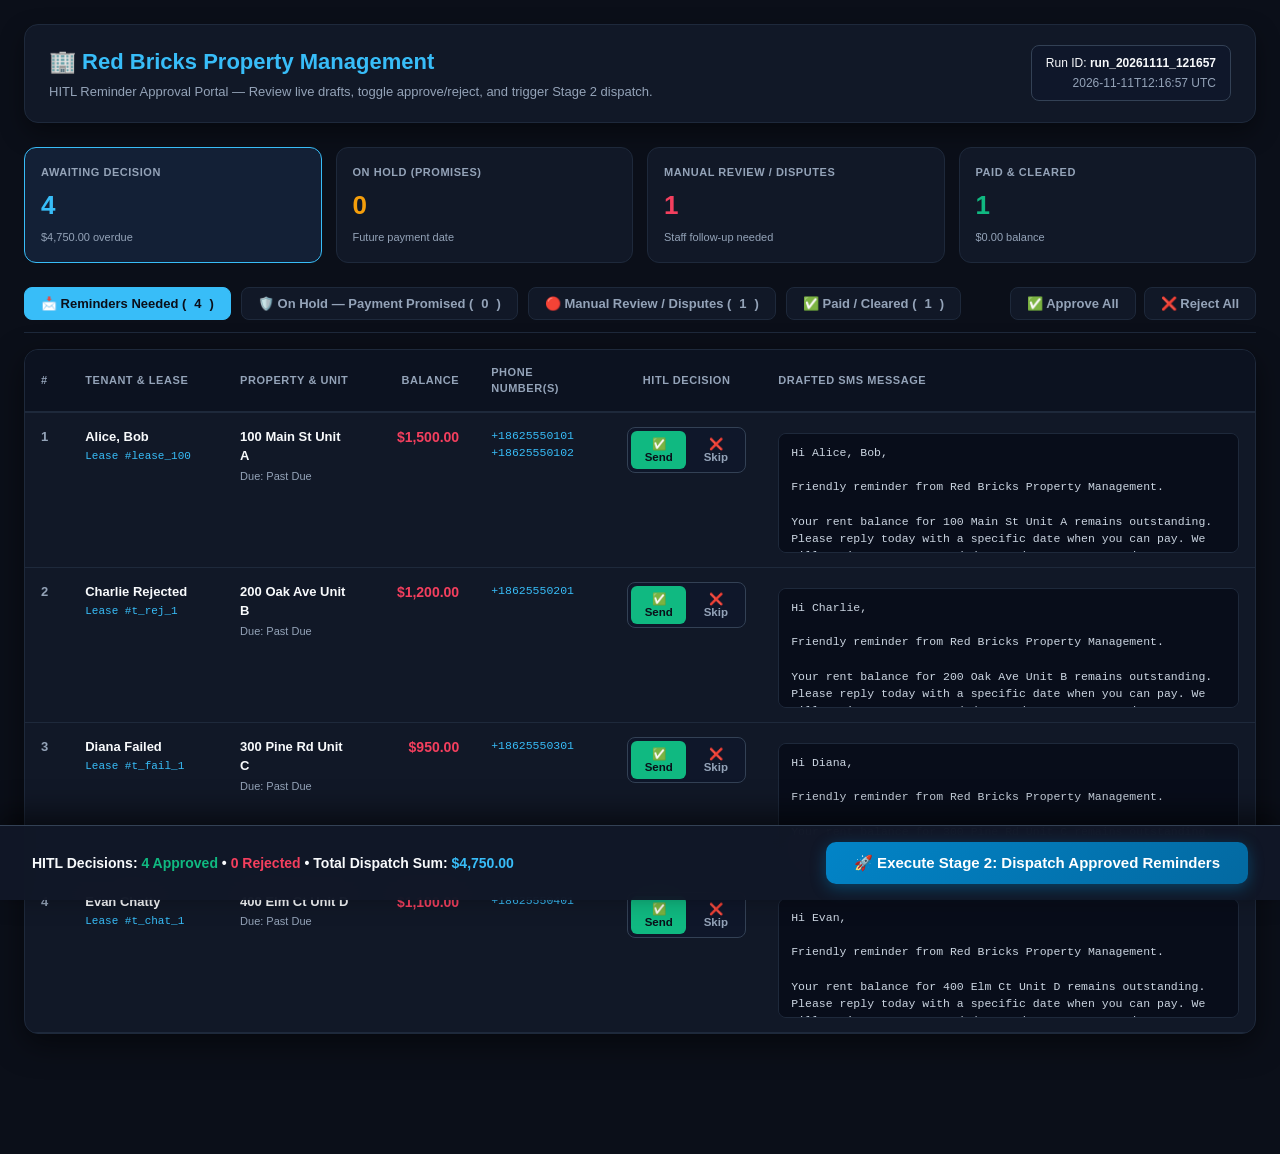
<file: web/hitl.html>
<!DOCTYPE html>
<html lang="en">
<head>
<meta charset="UTF-8">
<meta name="viewport" content="width=device-width, initial-scale=1.0">
<title>Red Bricks PM — HITL Reminder Approval Portal</title>
<style>
  :root {
    --bg-base: #0b0f19;
    --bg-card: #111827;
    --bg-card-hover: #1e293b;
    --border: #1e293b;
    --border-light: #334155;
    --text-primary: #f8fafc;
    --text-muted: #94a3b8;
    --cyan: #38bdf8;
    --emerald: #10b981;
    --emerald-bg: rgba(16, 185, 129, 0.15);
    --rose: #f43f5e;
    --rose-bg: rgba(244, 63, 94, 0.15);
    --amber: #f59e0b;
    --amber-bg: rgba(245, 158, 11, 0.15);
    --purple: #a855f7;
  }
  * { box-sizing: border-box; margin: 0; padding: 0; }
  body {
    font-family: -apple-system, BlinkMacSystemFont, 'Segoe UI', Roboto, Helvetica, Arial, sans-serif;
    background: var(--bg-base);
    color: var(--text-primary);
    padding: 24px;
    padding-bottom: 120px;
    line-height: 1.5;
  }
  .container { max-width: 1400px; margin: 0 auto; }

  /* Header */
  .header {
    display: flex;
    justify-content: space-between;
    align-items: center;
    background: var(--bg-card);
    border: 1px solid var(--border);
    border-radius: 14px;
    padding: 20px 24px;
    margin-bottom: 24px;
    box-shadow: 0 10px 25px rgba(0,0,0,0.4);
  }
  .title-group h1 { font-size: 22px; font-weight: 800; color: var(--cyan); display: flex; align-items: center; gap: 10px; }
  .title-group p { font-size: 13px; color: var(--text-muted); margin-top: 4px; }
  .run-badge {
    background: #0f172a;
    border: 1px solid var(--border-light);
    border-radius: 8px;
    padding: 8px 14px;
    font-size: 12px;
    text-align: right;
  }

  /* KPI Grid */
  .kpi-grid {
    display: grid;
    grid-template-columns: repeat(auto-fit, minmax(190px, 1fr));
    gap: 14px;
    margin-bottom: 24px;
  }
  .kpi-card {
    background: var(--bg-card);
    border: 1px solid var(--border);
    border-radius: 12px;
    padding: 16px;
    cursor: pointer;
    transition: all 0.2s ease;
  }
  .kpi-card:hover { border-color: var(--cyan); transform: translateY(-2px); }
  .kpi-card.active { border-color: var(--cyan); background: #132036; }
  .kpi-lbl { font-size: 11px; text-transform: uppercase; font-weight: 700; letter-spacing: 0.05em; color: var(--text-muted); }
  .kpi-val { font-size: 26px; font-weight: 800; margin-top: 6px; }

  /* Tabs Bar */
  .tabs-bar {
    display: flex;
    gap: 10px;
    margin-bottom: 16px;
    border-bottom: 1px solid var(--border);
    padding-bottom: 12px;
    flex-wrap: wrap;
  }
  .tab-btn {
    background: var(--bg-card);
    border: 1px solid var(--border);
    color: var(--text-muted);
    padding: 8px 16px;
    border-radius: 8px;
    font-size: 13px;
    font-weight: 700;
    cursor: pointer;
    display: inline-flex;
    align-items: center;
    gap: 8px;
    transition: all 0.15s ease;
  }
  .tab-btn:hover { background: var(--bg-card-hover); color: var(--text-primary); }
  .tab-btn.active { background: var(--cyan); color: #0b0f19; border-color: var(--cyan); }

  /* Table styling */
  .table-card {
    background: var(--bg-card);
    border: 1px solid var(--border);
    border-radius: 14px;
    overflow: hidden;
    box-shadow: 0 10px 30px rgba(0,0,0,0.5);
  }
  table { width: 100%; border-collapse: collapse; font-size: 13px; text-align: left; }
  thead { background: #0c1220; border-bottom: 2px solid var(--border); }
  th { padding: 14px 16px; font-weight: 700; color: var(--text-muted); text-transform: uppercase; font-size: 11px; letter-spacing: 0.05em; }
  tbody tr { border-bottom: 1px solid var(--border); transition: background 0.15s ease; }
  tbody tr:hover { background: rgba(30, 41, 59, 0.5); }
  td { padding: 14px 16px; vertical-align: top; }

  /* Status Badges */
  .badge {
    display: inline-flex;
    align-items: center;
    gap: 4px;
    padding: 3px 8px;
    border-radius: 6px;
    font-size: 11px;
    font-weight: 700;
  }
  .badge-danger { background: var(--rose-bg); color: var(--rose); border: 1px solid rgba(244,63,94,0.3); }
  .badge-success { background: var(--emerald-bg); color: var(--emerald); border: 1px solid rgba(16,185,129,0.3); }
  .badge-warning { background: var(--amber-bg); color: var(--amber); border: 1px solid rgba(245,158,11,0.3); }
  .badge-purple { background: rgba(168,85,247,0.15); color: var(--purple); border: 1px solid rgba(168,85,247,0.3); }

  /* Action Switch Buttons */
  .action-group {
    display: inline-flex;
    background: #0f172a;
    border: 1px solid var(--border-light);
    border-radius: 8px;
    padding: 3px;
    gap: 3px;
  }
  .action-toggle {
    padding: 6px 12px;
    border-radius: 6px;
    border: none;
    font-size: 11.5px;
    font-weight: 700;
    cursor: pointer;
    transition: all 0.15s ease;
  }
  .action-toggle.btn-approve { background: transparent; color: var(--text-muted); }
  .action-toggle.btn-approve.selected { background: var(--emerald); color: #0b0f19; }
  .action-toggle.btn-reject { background: transparent; color: var(--text-muted); }
  .action-toggle.btn-reject.selected { background: var(--rose); color: #ffffff; }

  /* SMS Text Preview Card */
  .sms-preview {
    background: #080d1a;
    border: 1px solid var(--border);
    border-radius: 8px;
    padding: 10px 12px;
    font-family: monospace;
    font-size: 11.5px;
    color: #cbd5e1;
    white-space: pre-wrap;
    max-height: 120px;
    overflow-y: auto;
    margin-top: 6px;
  }

  /* Floating Bottom Bar */
  .floating-bar {
    position: fixed;
    bottom: 0;
    left: 0;
    right: 0;
    background: rgba(17, 24, 39, 0.95);
    backdrop-filter: blur(12px);
    border-top: 1px solid var(--border-light);
    padding: 16px 32px;
    display: flex;
    justify-content: space-between;
    align-items: center;
    box-shadow: 0 -10px 30px rgba(0,0,0,0.6);
    z-index: 1000;
  }
  .bar-info { font-size: 14px; font-weight: 600; }
  .bar-info span { color: var(--cyan); }
  .btn-dispatch {
    background: linear-gradient(135deg, #0284c7 0%, #0369a1 100%);
    color: #fff;
    border: none;
    padding: 12px 28px;
    border-radius: 10px;
    font-size: 15px;
    font-weight: 800;
    cursor: pointer;
    display: inline-flex;
    align-items: center;
    gap: 10px;
    box-shadow: 0 4px 15px rgba(2,132,199,0.4);
    transition: all 0.2s ease;
  }
  .btn-dispatch:hover {
    transform: translateY(-2px);
    box-shadow: 0 6px 20px rgba(2,132,199,0.6);
    background: linear-gradient(135deg, #0ea5e9 0%, #0284c7 100%);
  }
</style>
</head>
<body>

<div class="container">
  <!-- Header -->
  <div class="header">
    <div class="title-group">
      <h1>🏢 Red Bricks Property Management</h1>
      <p>HITL Reminder Approval Portal — Review live drafts, toggle approve/reject, and trigger Stage 2 dispatch.</p>
    </div>
    <div class="run-badge">
      <div>Run ID: <strong id="val-run-id">--</strong></div>
      <div style="color:var(--text-muted);margin-top:2px;" id="val-timestamp">--</div>
    </div>
  </div>

  <!-- KPI Grid -->
  <div class="kpi-grid">
    <div class="kpi-card active" onclick="switchTab('reminders')">
      <div class="kpi-lbl">Awaiting Decision</div>
      <div class="kpi-val" style="color:var(--cyan);" id="kpi-reminders">0</div>
      <div style="font-size:11px;color:var(--text-muted);margin-top:4px;" id="kpi-reminders-bal">$0.00 overdue</div>
    </div>
    <div class="kpi-card" onclick="switchTab('promises')">
      <div class="kpi-lbl">On Hold (Promises)</div>
      <div class="kpi-val" style="color:var(--amber);" id="kpi-promises">0</div>
      <div style="font-size:11px;color:var(--text-muted);margin-top:4px;">Future payment date</div>
    </div>
    <div class="kpi-card" onclick="switchTab('manual')">
      <div class="kpi-lbl">Manual Review / Disputes</div>
      <div class="kpi-val" style="color:var(--rose);" id="kpi-manual">0</div>
      <div style="font-size:11px;color:var(--text-muted);margin-top:4px;">Staff follow-up needed</div>
    </div>
    <div class="kpi-card" onclick="switchTab('paid')">
      <div class="kpi-lbl">Paid & Cleared</div>
      <div class="kpi-val" style="color:var(--emerald);" id="kpi-paid">0</div>
      <div style="font-size:11px;color:var(--text-muted);margin-top:4px;">$0.00 balance</div>
    </div>
  </div>

  <!-- Tabs Bar -->
  <div class="tabs-bar">
    <button class="tab-btn active" id="tab-btn-reminders" onclick="switchTab('reminders')">
      📩 Reminders Needed (<span id="cnt-reminders">0</span>)
    </button>
    <button class="tab-btn" id="tab-btn-promises" onclick="switchTab('promises')">
      🛡️ On Hold — Payment Promised (<span id="cnt-promises">0</span>)
    </button>
    <button class="tab-btn" id="tab-btn-manual" onclick="switchTab('manual')">
      🔴 Manual Review / Disputes (<span id="cnt-manual">0</span>)
    </button>
    <button class="tab-btn" id="tab-btn-paid" onclick="switchTab('paid')">
      ✅ Paid / Cleared (<span id="cnt-paid">0</span>)
    </button>
    <div style="margin-left:auto;display:flex;gap:8px;">
      <button class="tab-btn" onclick="bulkApprove(true)">✅ Approve All</button>
      <button class="tab-btn" onclick="bulkApprove(false)">❌ Reject All</button>
    </div>
  </div>

  <!-- Main Table Container -->
  <div class="table-card">
    <table id="main-table">
      <thead>
        <tr id="table-head-row">
          <!-- Dynamically set based on active tab -->
        </tr>
      </thead>
      <tbody id="table-body">
        <!-- Rendered via JS -->
      </tbody>
    </table>
  </div>
</div>

<!-- Floating Action Bar -->
<div class="floating-bar">
  <div class="bar-info">
    HITL Decisions: 
    <span id="summary-approved" style="color:var(--emerald);font-weight:800;">0 Approved</span> &bull; 
    <span id="summary-rejected" style="color:var(--rose);font-weight:800;">0 Rejected</span> &bull; 
    Total Dispatch Sum: <span id="summary-amount">$0.00</span>
  </div>
  <button class="btn-dispatch" onclick="executeStage2()">
    <span>🚀 Execute Stage 2: Dispatch Approved Reminders</span>
  </button>
</div>

<script>
const DATA = {"reminders": [{"decision_id": "hitl_1", "lease_id": "lease_100", "tenant_id": "t_grp_1", "tenant_name": "Alice, Bob", "property_unit": "100 Main St Unit A", "balance": 1500.0, "due_date": "Past Due", "recipients": ["Alice", "Bob"], "recipient_phones": ["+18625550101", "+18625550102"], "draft_sms_text": "Hi Alice, Bob,\n\nFriendly reminder from Red Bricks Property Management.\n\nYour rent balance for 100 Main St Unit A remains outstanding. Please reply today with a specific date when you can pay. We will review your proposed date and try to accommodate a reasonable payment timeline before taking further action. Any payment arrangement is subject to confirmation.\n\nWe will also be mailing a 10-day notice regarding the unpaid rent. The associated mailing fees will be added to your account along with applicable late fees.\n\nYou can pay through your RentVine portal at:\nhttps://redbricksproperties.rentvine.com/portals/resident/make-payment\n\nIf you've already submitted payment, please reply so we can check its status.\n\nThank you!\n\nRBPM Bot", "sender_phone": "(980) 300-7559", "reason": "[GROUP REMINDER] Lease lease_100 · 2 recipient(s): Alice, Bob · Unpaid balance $1,500.00 — Stage 2 Escalation (10-day notice warning) group SMS dispatched to all co-tenants", "action": "SEND REMINDER", "status": "AWAITING_HITL_APPROVAL", "staged_at": "2026-11-11T12:16:57.667080"}, {"decision_id": "hitl_2", "lease_id": "t_rej_1", "tenant_id": "t_rej_1", "tenant_name": "Charlie Rejected", "property_unit": "200 Oak Ave Unit B", "balance": 1200.0, "due_date": "Past Due", "recipients": ["Charlie Rejected"], "recipient_phones": ["+18625550201"], "draft_sms_text": "Hi Charlie,\n\nFriendly reminder from Red Bricks Property Management.\n\nYour rent balance for 200 Oak Ave Unit B remains outstanding. Please reply today with a specific date when you can pay. We will review your proposed date and try to accommodate a reasonable payment timeline before taking further action. Any payment arrangement is subject to confirmation.\n\nWe will also be mailing a 10-day notice regarding the unpaid rent. The associated mailing fees will be added to your account along with applicable late fees.\n\nYou can pay through your RentVine portal at:\nhttps://redbricksproperties.rentvine.com/portals/resident/make-payment\n\nIf you've already submitted payment, please reply so we can check its status.\n\nThank you!\n\nRBPM Bot", "sender_phone": "(980) 300-7559", "reason": "[DRY-RUN] Would send Stage 2 Escalation reminder for $1,200.00", "action": "SEND REMINDER", "status": "AWAITING_HITL_APPROVAL", "staged_at": "2026-11-11T12:16:57.667080"}, {"decision_id": "hitl_3", "lease_id": "t_fail_1", "tenant_id": "t_fail_1", "tenant_name": "Diana Failed", "property_unit": "300 Pine Rd Unit C", "balance": 950.0, "due_date": "Past Due", "recipients": ["Diana Failed"], "recipient_phones": ["+18625550301"], "draft_sms_text": "Hi Diana,\n\nFriendly reminder from Red Bricks Property Management.\n\nYour rent balance for 300 Pine Rd Unit C remains outstanding. Please reply today with a specific date when you can pay. We will review your proposed date and try to accommodate a reasonable payment timeline before taking further action. Any payment arrangement is subject to confirmation.\n\nWe will also be mailing a 10-day notice regarding the unpaid rent. The associated mailing fees will be added to your account along with applicable late fees.\n\nYou can pay through your RentVine portal at:\nhttps://redbricksproperties.rentvine.com/portals/resident/make-payment\n\nIf you've already submitted payment, please reply so we can check its status.\n\nThank you!\n\nRBPM Bot", "sender_phone": "(980) 300-7559", "reason": "[DRY-RUN] Would send Stage 2 Escalation reminder for $950.00", "action": "SEND REMINDER", "status": "AWAITING_HITL_APPROVAL", "staged_at": "2026-11-11T12:16:57.667080"}, {"decision_id": "hitl_4", "lease_id": "t_chat_1", "tenant_id": "t_chat_1", "tenant_name": "Evan Chatty", "property_unit": "400 Elm Ct Unit D", "balance": 1100.0, "due_date": "Past Due", "recipients": ["Evan Chatty"], "recipient_phones": ["+18625550401"], "draft_sms_text": "Hi Evan,\n\nFriendly reminder from Red Bricks Property Management.\n\nYour rent balance for 400 Elm Ct Unit D remains outstanding. Please reply today with a specific date when you can pay. We will review your proposed date and try to accommodate a reasonable payment timeline before taking further action. Any payment arrangement is subject to confirmation.\n\nWe will also be mailing a 10-day notice regarding the unpaid rent. The associated mailing fees will be added to your account along with applicable late fees.\n\nYou can pay through your RentVine portal at:\nhttps://redbricksproperties.rentvine.com/portals/resident/make-payment\n\nIf you've already submitted payment, please reply so we can check its status.\n\nThank you!\n\nRBPM Bot", "sender_phone": "(980) 300-7559", "reason": "[DRY-RUN] Would send Stage 2 Escalation reminder for $1,100.00", "action": "SEND REMINDER", "status": "AWAITING_HITL_APPROVAL", "staged_at": "2026-11-11T12:16:57.667802"}], "promises": [], "manual_reviews": [{"tenant_name": "George LowBal", "property_unit": "600 Cedar Ln Unit F", "balance": 125.0, "reason": "Total outstanding balance ($125.00) is greater than $0 but less than $200 — automatically moved to Manual Review / Disputes for staff verification."}], "paid": [{"tenant_name": "Fiona Paid", "property_unit": "500 Maple Dr Unit E", "balance": 0.0}], "metrics": {"run_id": "run_20261111_121657", "completed_at": "2026-11-11T12:16:57.590088", "total_active_leases": 7, "reminders_awaiting_hitl": 4, "promises_on_file": 0, "paid_cleared": 1, "manual_review_disputes": 1, "in_cooldown_grace": 0, "total_overdue_balance": 4875.0}};

let activeTab = 'reminders';
let decisionsState = {}; // tenant_id -> 'APPROVE' | 'REJECT'

function init() {
  document.getElementById('val-run-id').textContent = DATA.metrics.run_id || 'run_latest';
  document.getElementById('val-timestamp').textContent = (DATA.metrics.completed_at || new Date().toISOString()).slice(0, 19) + ' UTC';

  document.getElementById('kpi-reminders').textContent = DATA.reminders.length;
  document.getElementById('cnt-reminders').textContent = DATA.reminders.length;
  const remBal = DATA.reminders.reduce((s, r) => s + (r.balance || 0), 0);
  document.getElementById('kpi-reminders-bal').textContent = '$' + remBal.toLocaleString(undefined, {minimumFractionDigits:2, maximumFractionDigits:2}) + ' overdue';

  document.getElementById('kpi-promises').textContent = DATA.promises.length;
  document.getElementById('cnt-promises').textContent = DATA.promises.length;

  document.getElementById('kpi-manual').textContent = DATA.manual_reviews.length;
  document.getElementById('cnt-manual').textContent = DATA.manual_reviews.length;

  document.getElementById('kpi-paid').textContent = DATA.metrics.paid_cleared || (DATA.paid ? DATA.paid.length : 0);
  document.getElementById('cnt-paid').textContent = DATA.metrics.paid_cleared || (DATA.paid ? DATA.paid.length : 0);

  // Initialize decisions: default APPROVE for all reminders
  DATA.reminders.forEach(r => {
    decisionsState[r.tenant_id] = 'APPROVE';
  });

  updateFloatingBar();
  render();
}

function switchTab(tab) {
  activeTab = tab;
  document.querySelectorAll('.tab-btn').forEach(b => b.classList.remove('active'));
  document.querySelectorAll('.kpi-card').forEach(c => c.classList.remove('active'));

  const btn = document.getElementById('tab-btn-' + tab);
  if (btn) btn.classList.add('active');

  const cardIdx = tab === 'reminders' ? 0 : (tab === 'promises' ? 1 : (tab === 'manual' ? 2 : 3));
  const cards = document.querySelectorAll('.kpi-card');
  if (cards[cardIdx]) cards[cardIdx].classList.add('active');

  render();
}

function toggleDecision(tid, choice) {
  decisionsState[tid] = choice;
  const row = document.getElementById('row-' + tid);
  if (row) {
    const btnApp = row.querySelector('.btn-approve');
    const btnRej = row.querySelector('.btn-reject');
    if (choice === 'APPROVE') {
      btnApp.classList.add('selected');
      btnRej.classList.remove('selected');
      row.style.opacity = '1';
    } else {
      btnApp.classList.remove('selected');
      btnRej.classList.add('selected');
      row.style.opacity = '0.55';
    }
  }
  updateFloatingBar();
}

function bulkApprove(isApprove) {
  DATA.reminders.forEach(r => {
    decisionsState[r.tenant_id] = isApprove ? 'APPROVE' : 'REJECT';
  });
  render();
  updateFloatingBar();
}

function updateFloatingBar() {
  let approvedCount = 0;
  let rejectedCount = 0;
  let approvedSum = 0;

  DATA.reminders.forEach(r => {
    if (decisionsState[r.tenant_id] === 'APPROVE') {
      approvedCount++;
      approvedSum += (r.balance || 0);
    } else {
      rejectedCount++;
    }
  });

  document.getElementById('summary-approved').textContent = approvedCount + ' Approved';
  document.getElementById('summary-rejected').textContent = rejectedCount + ' Rejected';
  document.getElementById('summary-amount').textContent = '$' + approvedSum.toLocaleString(undefined, {minimumFractionDigits:2, maximumFractionDigits:2});
}

function render() {
  const thead = document.getElementById('table-head-row');
  const tbody = document.getElementById('table-body');
  tbody.innerHTML = '';

  if (activeTab === 'reminders') {
    thead.innerHTML = `
      <th style="width:50px;">#</th>
      <th style="width:220px;">Tenant & Lease</th>
      <th style="width:200px;">Property & Unit</th>
      <th style="width:120px;text-align:right;">Balance</th>
      <th style="width:160px;">Phone Number(s)</th>
      <th style="width:160px;text-align:center;">HITL Decision</th>
      <th>Drafted SMS Message</th>
    `;

    DATA.reminders.forEach((r, idx) => {
      const choice = decisionsState[r.tenant_id] || 'APPROVE';
      const tr = document.createElement('tr');
      tr.id = 'row-' + r.tenant_id;
      if (choice === 'REJECT') tr.style.opacity = '0.55';

      const phonesList = (Array.isArray(r.recipient_phones) ? r.recipient_phones : [r.recipient_phones]).join('<br>');

      tr.innerHTML = `
        <td style="color:var(--text-muted);font-weight:700;">${idx + 1}</td>
        <td>
          <div style="font-weight:700;color:var(--text-primary);">${r.tenant_name}</div>
          <div style="font-size:11px;color:var(--cyan);font-family:monospace;margin-top:2px;">Lease #${r.lease_id || r.tenant_id}</div>
        </td>
        <td>
          <div style="color:var(--text-primary);font-weight:600;">${r.property_unit}</div>
          <div style="font-size:11px;color:var(--text-muted);margin-top:2px;">Due: ${r.due_date || 'Past Due'}</div>
        </td>
        <td style="text-align:right;">
          <div style="font-weight:800;color:var(--rose);font-size:14px;">$${(r.balance || 0).toLocaleString(undefined, {minimumFractionDigits:2, maximumFractionDigits:2})}</div>
        </td>
        <td>
          <div style="font-family:monospace;font-size:11.5px;color:var(--cyan);">${phonesList}</div>
        </td>
        <td style="text-align:center;">
          <div class="action-group">
            <button class="action-toggle btn-approve ${choice === 'APPROVE' ? 'selected' : ''}" onclick="toggleDecision('${r.tenant_id}', 'APPROVE')">
              ✅ Send
            </button>
            <button class="action-toggle btn-reject ${choice === 'REJECT' ? 'selected' : ''}" onclick="toggleDecision('${r.tenant_id}', 'REJECT')">
              ❌ Skip
            </button>
          </div>
        </td>
        <td>
          <div class="sms-preview">${escapeHtml(r.draft_sms_text || '')}</div>
        </td>
      `;
      tbody.appendChild(tr);
    });

  } else if (activeTab === 'promises') {
    thead.innerHTML = `
      <th style="width:50px;">#</th>
      <th style="width:220px;">Tenant Name</th>
      <th style="width:220px;">Property & Unit</th>
      <th style="width:120px;text-align:right;">Balance</th>
      <th style="width:160px;">Promise Date</th>
      <th>Classification & Status Notes</th>
    `;
    DATA.promises.forEach((p, idx) => {
      const tr = document.createElement('tr');
      tr.innerHTML = `
        <td style="color:var(--text-muted);font-weight:700;">${idx + 1}</td>
        <td><strong>${p.tenant_name}</strong></td>
        <td>${p.property_unit}</td>
        <td style="text-align:right;font-weight:700;color:var(--amber);">$${(p.balance || 0).toLocaleString(undefined, {minimumFractionDigits:2, maximumFractionDigits:2})}</td>
        <td><span class="badge badge-warning">🛡️ ${p.due_date || 'Promised'}</span></td>
        <td style="color:var(--text-muted);">${p.reason || 'Payment commitment on file — reminders held until date'}</td>
      `;
      tbody.appendChild(tr);
    });

  } else if (activeTab === 'manual') {
    thead.innerHTML = `
      <th style="width:50px;">#</th>
      <th style="width:220px;">Tenant Name</th>
      <th style="width:220px;">Property & Unit</th>
      <th style="width:120px;text-align:right;">Balance</th>
      <th style="width:160px;">Flag Type</th>
      <th>Dispute Details & Staff Notes</th>
    `;
    DATA.manual_reviews.forEach((m, idx) => {
      const tr = document.createElement('tr');
      tr.innerHTML = `
        <td style="color:var(--text-muted);font-weight:700;">${idx + 1}</td>
        <td><strong>${m.tenant_name}</strong></td>
        <td>${m.property_unit}</td>
        <td style="text-align:right;font-weight:700;color:var(--rose);">$${(m.balance || 0).toLocaleString(undefined, {minimumFractionDigits:2, maximumFractionDigits:2})}</td>
        <td><span class="badge badge-danger">🔴 Manual Review</span></td>
        <td style="color:#cbd5e1;">${m.reason || 'Flagged for staff follow-up'}</td>
      `;
      tbody.appendChild(tr);
    });

  } else if (activeTab === 'paid') {
    thead.innerHTML = `
      <th style="width:50px;">#</th>
      <th style="width:220px;">Tenant Name</th>
      <th style="width:220px;">Property & Unit</th>
      <th style="width:120px;text-align:right;">Balance</th>
      <th>Status</th>
    `;
    DATA.paid.forEach((pd, idx) => {
      const tr = document.createElement('tr');
      tr.innerHTML = `
        <td style="color:var(--text-muted);font-weight:700;">${idx + 1}</td>
        <td>${pd.tenant_name}</td>
        <td>${pd.property_unit}</td>
        <td style="text-align:right;font-weight:700;color:var(--emerald);">$0.00</td>
        <td><span class="badge badge-success">✅ Paid & Cleared</span></td>
      `;
      tbody.appendChild(tr);
    });
  }
}

function executeStage2() {
  const approvedList = DATA.reminders.filter(r => decisionsState[r.tenant_id] === 'APPROVE');
  const rejectedList = DATA.reminders.filter(r => decisionsState[r.tenant_id] === 'REJECT');

  if (approvedList.length === 0) {
    alert('No tenants are selected for dispatch. Please select at least one tenant to approve.');
    return;
  }

  const namesList = approvedList.map(r => '• ' + r.tenant_name + ' (' + r.property_unit + ')').join('\n');
  const confirmMsg = 'Confirm Stage 2 Reminder Dispatch:\n\n' +
    '• Sending reminders to (' + approvedList.length + ') approved tenant(s):\n' + namesList + '\n\n' +
    '• Skipping (' + rejectedList.length + ') rejected tenant(s).\n\n' +
    'Do you want to dispatch SMS via Quo now?';

  if (!confirm(confirmMsg)) return;

  const btn = document.querySelector('.btn-dispatch');
  const origBtnHtml = btn ? btn.innerHTML : '';
  if (btn) {
    btn.disabled = true;
    btn.innerHTML = '<span>⏳ Dispatching Reminders via Quo API...</span>';
    btn.style.opacity = '0.7';
  }

  const approvedPayload = {
    approved_at: new Date().toISOString(),
    total_approved: approvedList.length,
    total_rejected: rejectedList.length,
    approved_tenants: approvedList,
    rejected_tenants: rejectedList,
    exclude_filter_string: rejectedList.map(r => r.tenant_name).join(', ')
  };

  const apiUrl = (window.location.origin.includes(':8000'))
    ? '/api/pipeline-dispatch-approved'
    : 'http://localhost:8000/api/pipeline-dispatch-approved';

  fetch(apiUrl, {
    method: 'POST',
    headers: { 'Content-Type': 'application/json' },
    body: JSON.stringify(approvedPayload)
  })
  .then(res => {
    if (!res.ok) throw new Error('HTTP error ' + res.status);
    return res.json();
  })
  .then(data => {
    const sentCount = (data.successfully_sent !== undefined) ? data.successfully_sent : approvedList.length;
    const hasFinalReport = data.final_report_path && data.final_report_filename;

    if (btn) {
      btn.innerHTML = '<span>✅ Dispatched (' + sentCount + ') Reminders</span>';
      btn.style.background = 'linear-gradient(135deg, #059669 0%, #10b981 100%)';
      btn.style.opacity = '1';
    }

    // Show Final Report download notification banner
    const banner = document.createElement('div');
    banner.style.cssText = 'position:fixed;bottom:80px;left:50%;transform:translateX(-50%);' +
      'background:#1e293b;border:1px solid #334155;border-radius:12px;padding:16px 24px;' +
      'display:flex;align-items:center;gap:16px;z-index:9999;box-shadow:0 8px 32px rgba(0,0,0,0.5);min-width:420px;max-width:90vw;';

    const info = document.createElement('div');
    info.innerHTML = '<div style="color:#f1f5f9;font-weight:600;font-size:14px;">🚀 Stage 2 Complete — ' + sentCount + ' reminder(s) sent via Quo API</div>' +
      '<div style="color:#94a3b8;font-size:12px;margin-top:4px;">Cooldown recorded · Audit log updated</div>';
    banner.appendChild(info);

    if (hasFinalReport) {
      const serverBase = (window.location.origin.includes(':8000')) ? window.location.origin : 'http://localhost:8000';
      const dlBtn = document.createElement('a');
      dlBtn.href = serverBase + '/api/final-report';
      dlBtn.download = data.final_report_filename || 'RBPM_Final_Report.xlsx';
      dlBtn.style.cssText = 'background:linear-gradient(135deg,#2563eb,#3b82f6);color:#fff;' +
        'padding:10px 18px;border-radius:8px;text-decoration:none;font-weight:600;font-size:13px;' +
        'white-space:nowrap;flex-shrink:0;';
      dlBtn.innerHTML = '📊 Download Final Report';
      banner.appendChild(dlBtn);
    } else {
      const note = document.createElement('div');
      note.style.cssText = 'color:#fbbf24;font-size:12px;';
      note.textContent = data.final_report_error ? '⚠ Report error: ' + data.final_report_error : '✅ Done';
      banner.appendChild(note);
    }

    const closeBtn = document.createElement('button');
    closeBtn.textContent = '✕';
    closeBtn.style.cssText = 'background:none;border:none;color:#64748b;font-size:18px;cursor:pointer;padding:0 4px;margin-left:8px;';
    closeBtn.onclick = () => banner.remove();
    banner.appendChild(closeBtn);

    document.body.appendChild(banner);
  })
  .catch(err => {
    alert('⚠️ Could not connect to Red Bricks backend server on port 8000.\n\n' +
          'Details: ' + err.message + '\n\n' +
          'Please ensure the server is running:\n' +
          'python main.py serve');
    if (btn) {
      btn.disabled = false;
      btn.innerHTML = origBtnHtml;
      btn.style.opacity = '1';
    }
  });
}

function escapeHtml(text) {
  const map = { '&': '&amp;', '<': '&lt;', '>': '&gt;', '"': '&quot;', "'": '&#039;' };
  return text.replace(/[&<>"']/g, m => map[m]);
}

window.addEventListener('DOMContentLoaded', init);
</script>
</body>
</html>
</file>
